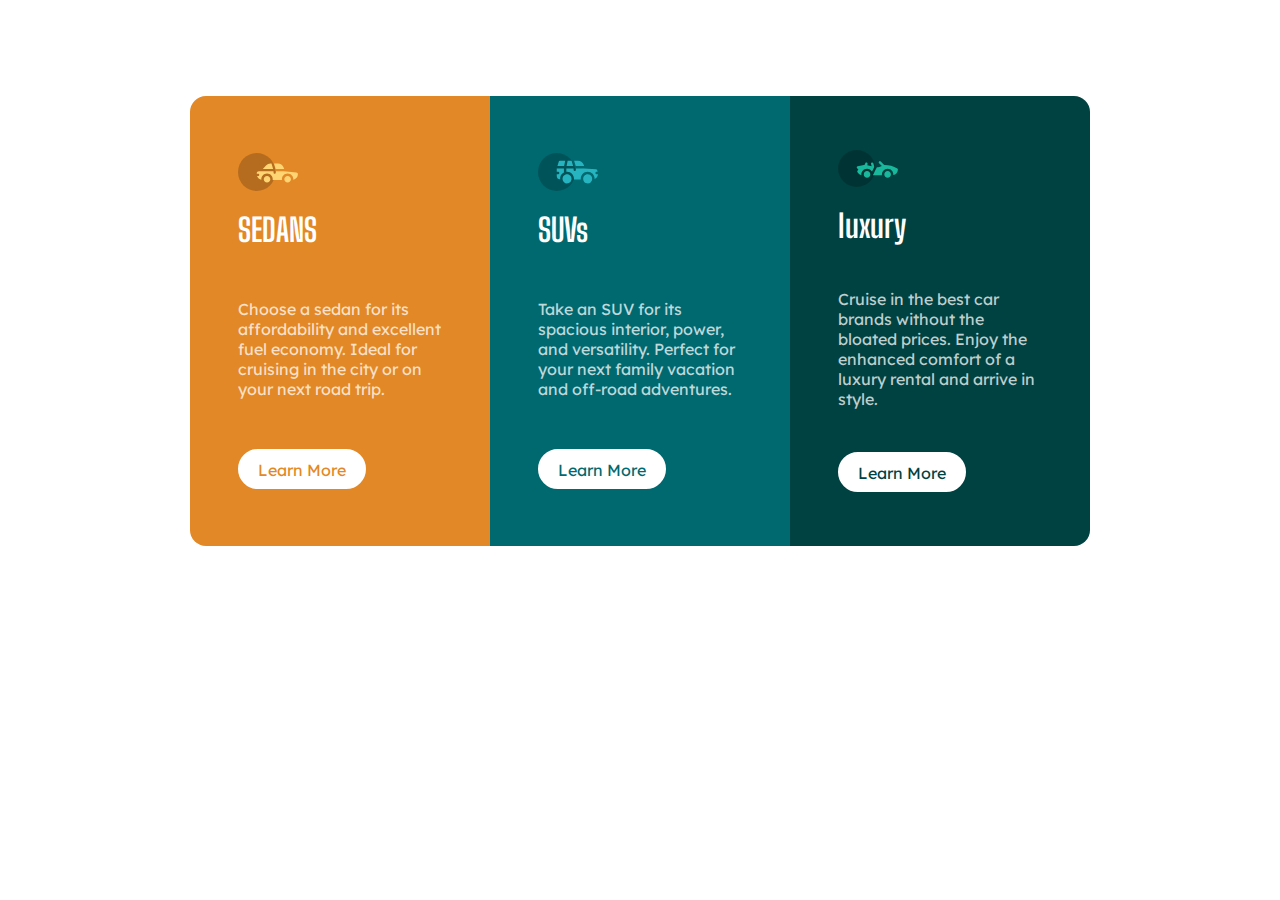
<file: 3-column-preview-card-component-main/index.html>
<!DOCTYPE html>
<html lang="en">
<head>
  <meta charset="UTF-8">
  <meta name="viewport" content="width=device-width, initial-scale=1.0"> <!-- displays site properly based on user's device -->
  <link rel="icon" type="image/png" sizes="32x32" href="./images/favicon-32x32.png">
  <link rel="stylesheet" href="./css/style.css">
  <title>Frontend Mentor | 3-column preview card component</title>
</head>
<body>
  <main class="container">
    <div class="cards">
      <section class="card-1">
        <div class="title">
          <img class="img" src="./images/icon-sedans.svg" alt="">
          <h2>SEDANS</h2>
        </div>
        <span class="text">Choose a sedan for its affordability and excellent fuel economy. Ideal for cruising in the city 
          or on your next road trip.
        </span>
        <div class="button" id="color-1">
          <a href="#">Learn More</a>
        </div>
      </section>
    
      <section class="card-2">
        <div class="title">
          <img class="img" src="./images/icon-suvs.svg" alt="">
          <h2> SUVs</h2>
        </div>
        <span class="text">Take an SUV for its spacious interior, power, and versatility. Perfect for your next family vacation 
          and off-road adventures.
        </span>
        <div class="button" id="color-2">
          <a href="#">Learn More</a>
        </div>
      </section>
    
      <section class="card-3">
        <div class="title">
          <img class="img" src="./images/icon-luxury.svg" alt="">
          <h2> luxury</h2>
        </div>
        <span class="text">Cruise in the best car brands without the bloated prices. Enjoy the enhanced comfort of a luxury 
          rental and arrive in style.
        </span>
        <div class="button" id="color-3">
          <a href="#">Learn More</a>
        </div>
      </section>
    </div>
  </main>
<!--
  <div class="attribution">
    Challenge by <a href="https://www.frontendmentor.io?ref=challenge" target="_blank">Frontend Mentor</a>. 
    Coded by <a href="#">Your Name Here</a>.
  </div>
-->
</body>
</html>
</file>
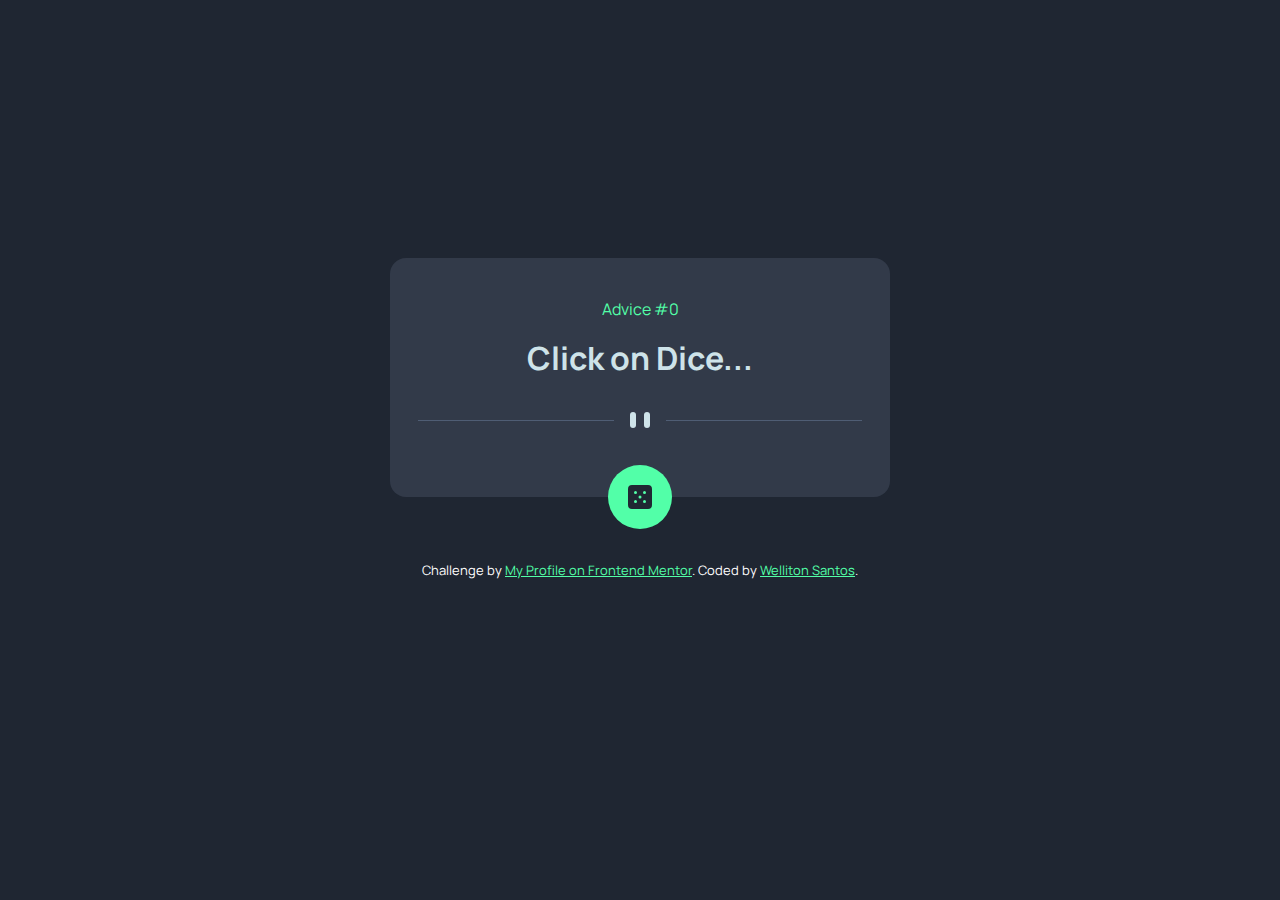
<file: advice-generator-app-main/index.html>
<!DOCTYPE html>
<html lang="en">
  <head>
    <meta charset="UTF-8" />
    <meta name="viewport" content="width=device-width, initial-scale=1.0" />

    <link rel="icon" type="image/png" sizes="32x32" href="./images/favicon-32x32.png"/>
    <link rel="stylesheet" href="./css/style.css" />

    <title>Frontend Mentor | Advice generator app</title>
  </head>
  <body>
    <main class="container">
      <div class="content">
        <p class="advice-number">Advice #0</p>
        <h1 class="advice">Click on Dice...</h1>

        <picture>
          <source media="(min-width: 530px)" srcset="./images/pattern-divider-desktop.svg"/>
          <img src="./images/pattern-divider-mobile.svg" alt="" />
        </picture>

        <div class="dice" onclick="advices()">
          <img src="./images/icon-dice.svg" alt="icon dice" />
        </div>
      </div>
    </main>
    <footer class="attribution">
      Challenge by
      <a href="https://www.frontendmentor.io/profile/Kira-Sann" target="_blank">My Profile on Frontend Mentor</a>. Coded by
      <a href="https://github.com/Kira-Sann" target="_blank">Welliton Santos</a>.
    </footer>

    <script src="main.js"></script>
  </body>
</html>
</file>
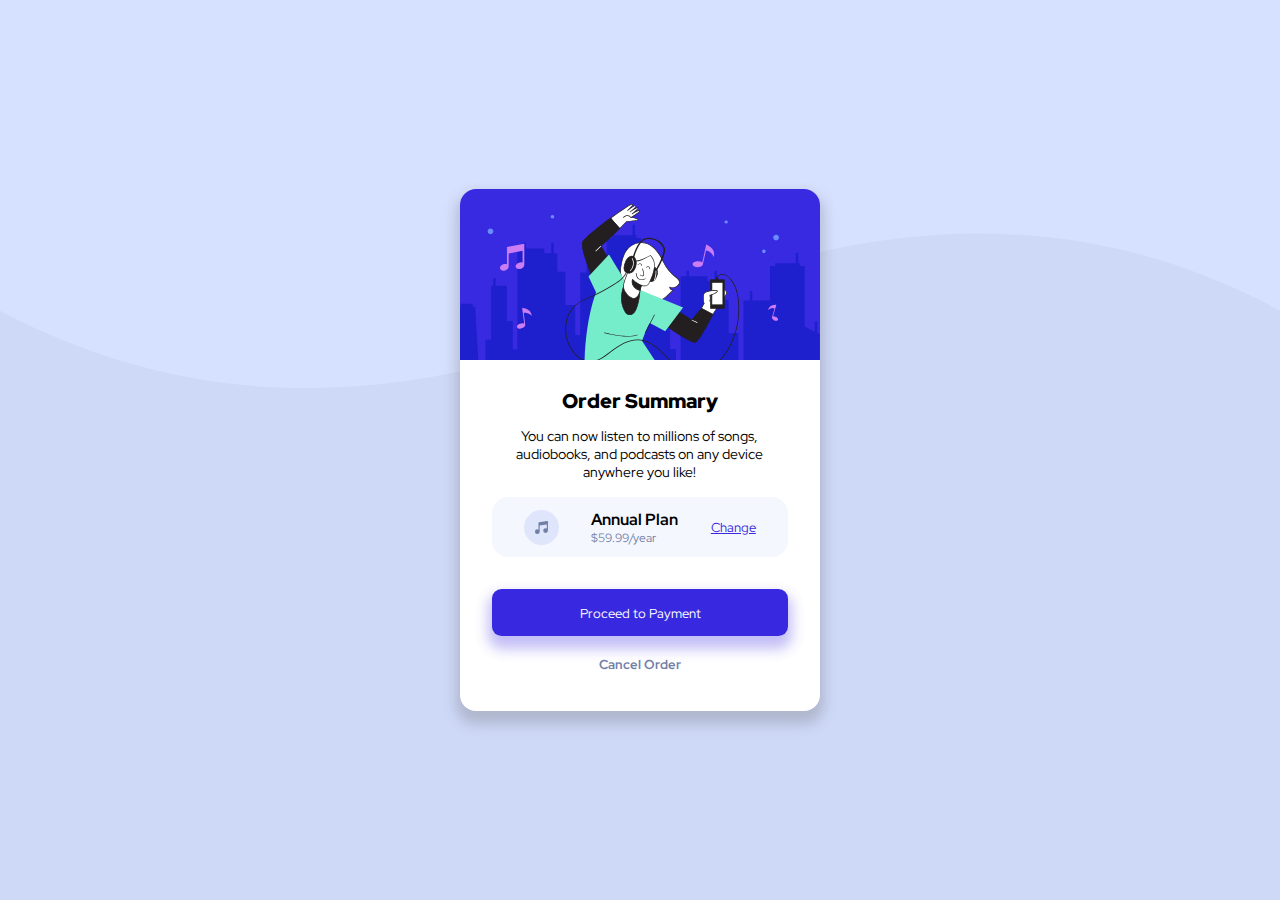
<file: order-summary-component-main/index.html>
<!DOCTYPE html>
<html lang="pt-br">
<head>
  <meta charset="UTF-8">
  <meta name="viewport" content="width=device-width, initial-scale=1.0"> <!-- displays site properly based on user's device -->

  <link rel="icon" type="image/png" sizes="32x32" href="./images/favicon-32x32.png">
  <link rel="stylesheet" href="./css/style.css">
  <title>Frontend Mentor | Order summary card</title>

</head>
<body>

  <main class="container">
    <div class="warpper">
      <picture class="card-img">
        <img src="./images/illustration-hero.svg" alt="">
      </picture>
  
      <section class="card-conponent">
        <div class="card-text">
            <h1 class="card-text-title">
              Order Summary
            </h1>
            <p class="card-text-sub">
              You can now listen to millions of songs, audiobooks, and podcasts on any 
              device anywhere you like!
            </p>
        </div>
  
        <div class="card-price">
          <img src="./images/icon-music.svg" alt="icon-music">
          <div class="card-price-info">
            <h2>Annual Plan</h2>
            <p>$59.99/year</p>
          </div>
          <a href="#">Change</a>
        </div>
  
        <div class="card-btn">
          <button class="card-btn-pay btn">Proceed to Payment</button>
          <button class="card-btn-cancel btn">Cancel Order</button>
        </div>
      </section>
    </div>
  </main>
</body>
</html>
</file>
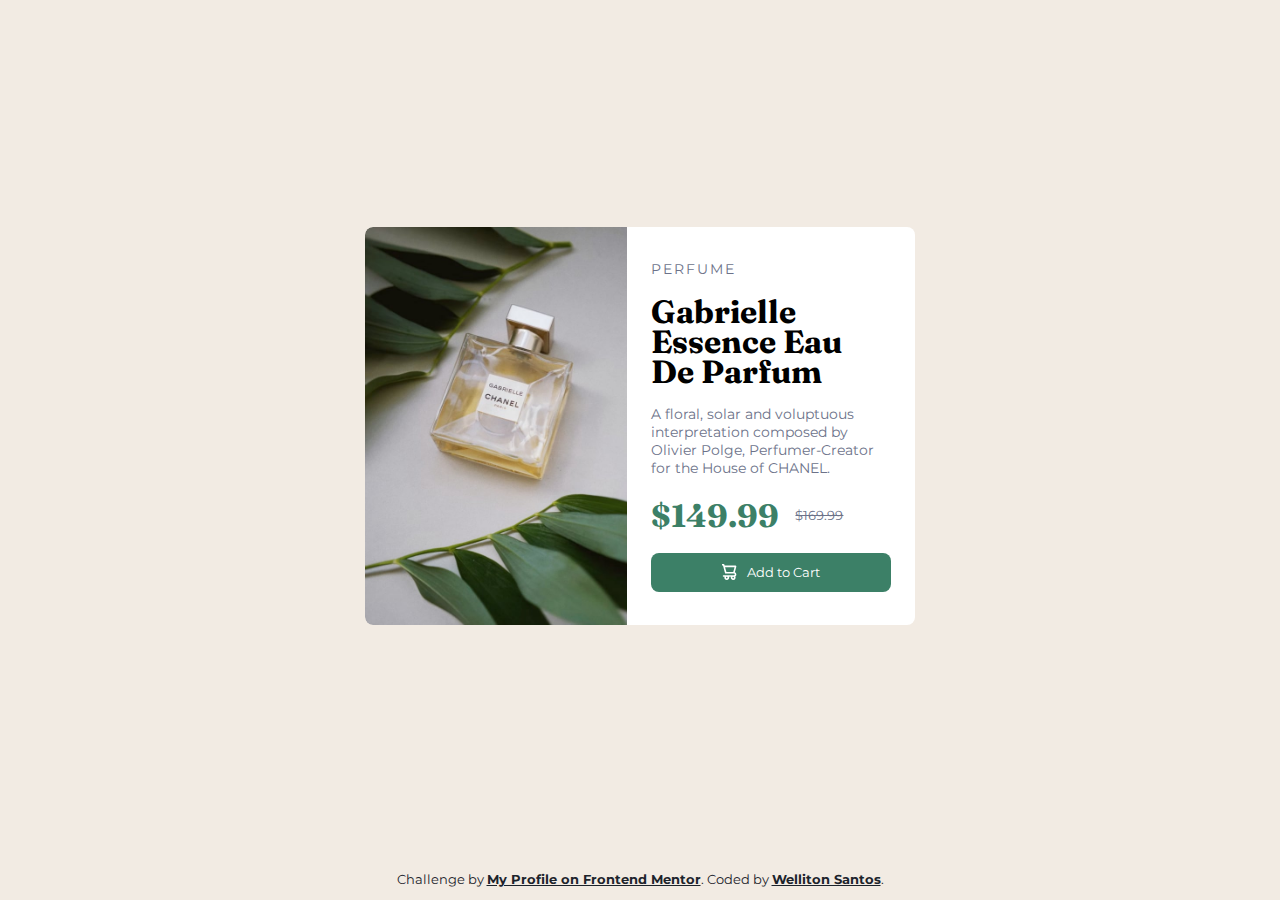
<file: product-preview-card-component-main/index.html>
<!DOCTYPE html>
<html lang="pt-br">
<head>
  <meta charset="UTF-8">
  <meta name="viewport" content="width=device-width, initial-scale=1.0"> <!-- displays site properly based on user's device -->
  <meta name="description" content="Product preview card component challenge made on the platform Frontend Mentor ">

  <link rel="icon" type="image/png" sizes="32x32" href="./images/favicon-32x32.png">
  <link rel="stylesheet" href="./css/style.css">
  <title>Frontend Mentor | Product preview card component</title>

</head>
<body>
  <main class="container">

    <picture class="img-container">
      <source media="(min-width: 570px )" srcset="./images/image-product-desktop.jpg">
      <img src="./images/image-product-mobile.jpg" alt="Product preview">
    </picture>

      <section class="product">
        <p class="product-name">PERFUME</p>
        <h1 class="product-title">Gabrielle Essence Eau De Parfum</h1>
        <p class="product-description">A floral, solar and voluptuous interpretation composed by Olivier Polge, 
          Perfumer-Creator for the House of CHANEL.
        </p>

        <div class="price">
          <h2 class="discoumted-price">$149.99</h2>
          <p class="full-price"><del>$169.99</del></p>
        </div>

        <button class="btn"> <img src="./images/icon-cart.svg" alt="icon cart">Add to Cart</button>
      </section>
    </main>
    <footer class="attribution">
      Challenge by
      <a href="https://www.frontendmentor.io/profile/Kira-Sann" target="_blank">My Profile on Frontend Mentor</a>. Coded by
      <a href="https://github.com/Kira-Sann" target="_blank">Welliton Santos</a>.
    </footer>
</body>
</html>
</file>
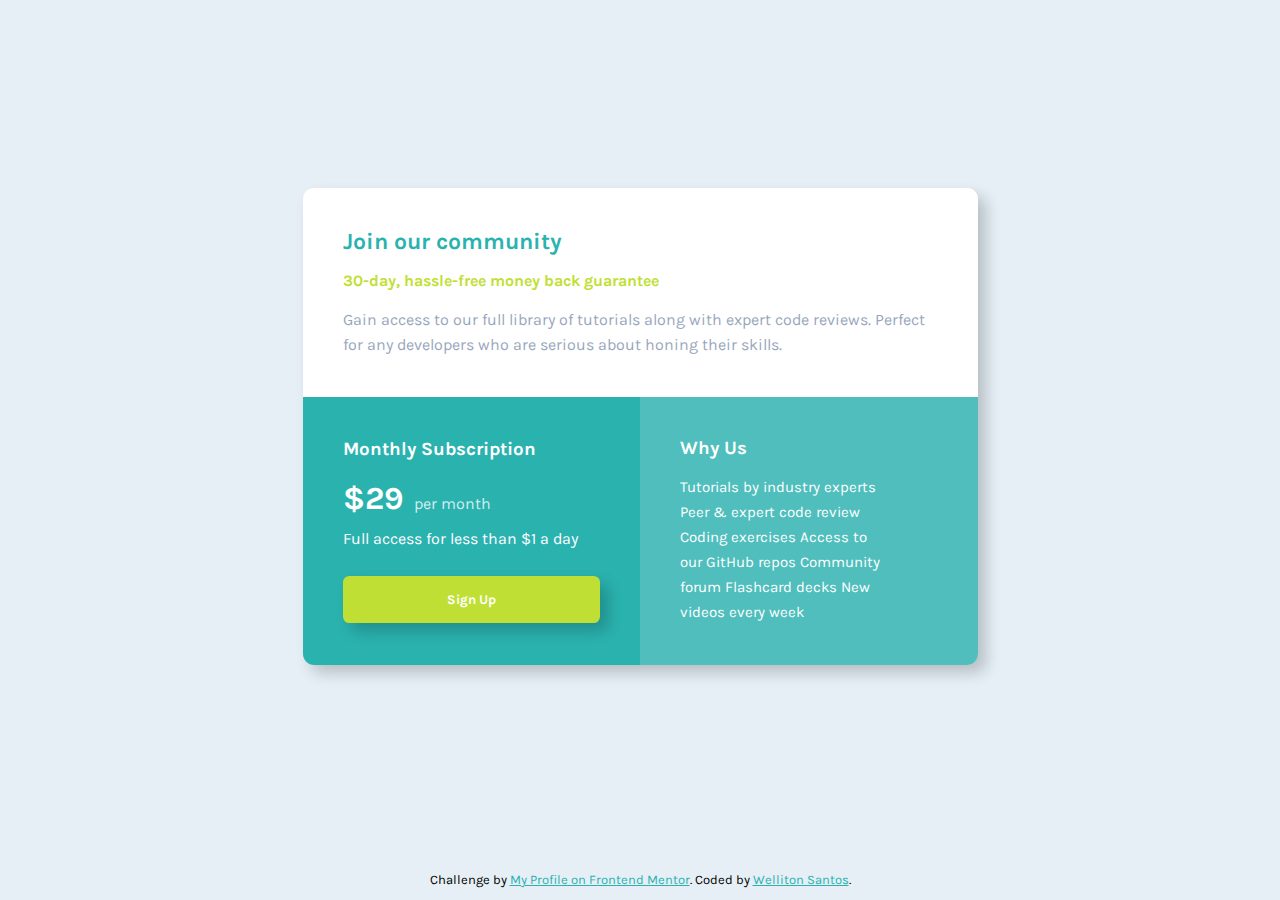
<file: single-price-grid-component-master/index.html>
<!DOCTYPE html>
<html lang="en">
<head>
  <meta charset="UTF-8">
  <meta name="viewport" content="width=device-width, initial-scale=1.0"> <!-- displays site properly based on user's device -->

  <link rel="icon" type="image/png" sizes="32x32" href="./images/favicon-32x32.png">
  <link rel="stylesheet" href="./css/style.css">
  
  <title>Frontend Mentor | Single Price Grid Component</title>

</head>
<body>
  <main class="container">
    <div class="wrapper">
      <section class="section-one">
        <h1 class="title">Join our community</h1>
        <p class="sub-title"> 30-day, hassle-free money back guarantee</p>
        <p class="description">
           Gain access to our full library of tutorials along with expert code reviews. 
          Perfect for any developers who are serious about honing their skills.
        </p>
      </section>
      <section class="section-two">
        <div class="left box">
          <h3 class="left-title">Monthly Subscription</h3>
          <p class="price"><span>&dollar;29</span>per month</p>
          <p>Full access for less than &dollar;1 a day</p>
          <button class="btn" type="button">Sign Up</button>
        </div>
        <div class="right box">
          <h3 class="left-title">Why Us</h3>
          <p>
            Tutorials by industry experts
            Peer &amp; expert code review
            Coding exercises
            Access to our GitHub repos
            Community forum
            Flashcard decks
            New videos every week
          </p>
        </div>
      </section>
    </div>
  </main>
  <footer class="attribution">
    Challenge by
    <a href="https://www.frontendmentor.io/profile/Kira-Sann" target="_blank">My Profile on Frontend Mentor</a>. Coded by
    <a href="https://github.com/Kira-Sann" target="_blank">Welliton Santos</a>.
  </footer>
</body>
</html>
</file>
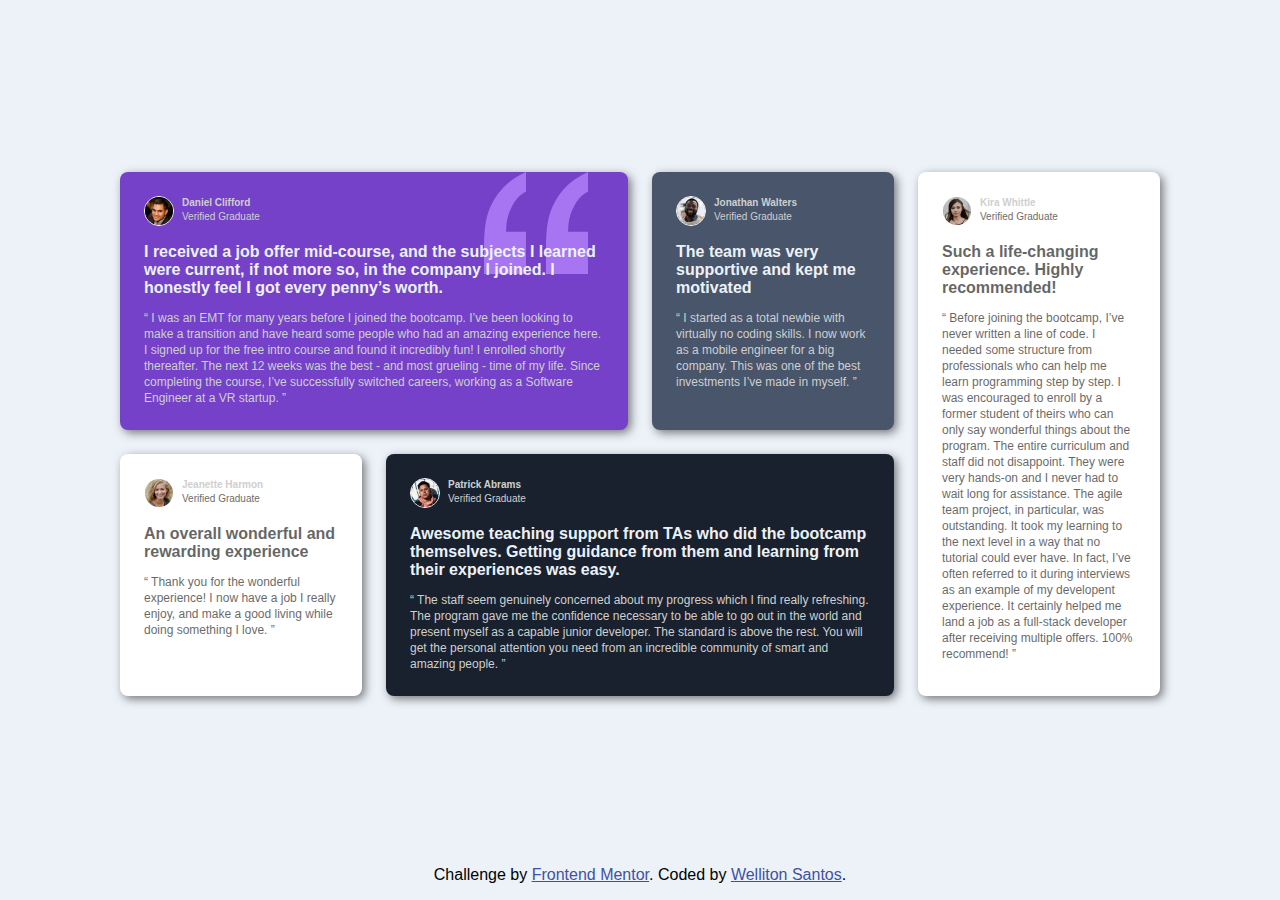
<file: testimonials-grid-section/index.html>
<!DOCTYPE html>
<html lang="en">
<head>
  <meta charset="UTF-8">
  <meta name="viewport" content="width=device-width, initial-scale=1.0">
  <link rel="icon" type="image/png" sizes="32x32" href="./images/favicon-32x32.png">
  <link rel="stylesheet" href="./css/style.css">
  <title>Frontend Mentor | [Challenge Name Here]</title>
</head>
<body>
  <main class="container">

    <article class="testimonials testimonials-1">
      <div class="user">
        <div class="user-img">
          <img src="./images/image-daniel.jpg" alt="">
        </div>
        <div class="user-info">
          <p class="name">Daniel Clifford</p>
          <p>Verified Graduate</p>
        </div>
      </div>
      <div class="content">
        <h2 class="title">I received a job offer mid-course, and the subjects I learned were current, if not more so, 
          in the company I joined. I honestly feel I got every penny’s worth.</h2>
          <p class="sub">
            “ I was an EMT for many years before I joined the bootcamp. I’ve been looking to make a 
            transition and have heard some people who had an amazing experience here. I signed up 
            for the free intro course and found it incredibly fun! I enrolled shortly thereafter. 
            The next 12 weeks was the best - and most grueling - time of my life. Since completing 
            the course, I’ve successfully switched careers, working as a Software Engineer at a VR startup. ”          
          </p>
      </div>
    </article>

    <article class="testimonials testimonials-2">
      <div class="user">
        <div class="user-img">
          <img src="./images/image-jonathan.jpg" alt="">
        </div>
        <div class="user-info">
          <p class="name">Jonathan Walters</p>
          <p>Verified Graduate</p>
        </div>
      </div>
      <div class="content">
        <h2 class="title">
          The team was very supportive and kept me motivated
        </h2>
        <p class="sub">
          “ I started as a total newbie with virtually no coding skills. I now work as a mobile engineer 
          for a big company. This was one of the best investments I’ve made in myself. ”        
        </p>
      </div>
    </article>

    <article class="testimonials testimonials-3">
      <div class="user">
        <div class="user-img">
          <img src="./images/image-jeanette.jpg" alt="">
        </div>
        <div class="user-info">
          <p class="name">Jeanette Harmon</p>
          <p><span>Verified Graduate</span></p>
        </div>
      </div>
      <div class="content">
        <h2 class="title">
        <span>An overall wonderful and rewarding experience</span>
        </h2>
        <p class="sub"><span>
          “ Thank you for the wonderful experience! I now have a job I really enjoy, and make a good living 
          while doing something I love. ”</span>
        </p>
      </div>
    </article>

    <article class="testimonials testimonials-4">
      <div class="user">
        <div class="user-img">
          <img src="./images/image-patrick.jpg" alt="">
        </div>
        <div class="user-info">
          <p class="name">Patrick Abrams</p>
          <p>Verified Graduate</p>
        </div>
      </div>
      <div class="content">
        <h2 class="title">
          Awesome teaching support from TAs who did the bootcamp themselves. Getting guidance from them and 
          learning from their experiences was easy.
        </h2>
        <p class="sub">
          “ The staff seem genuinely concerned about my progress which I find really refreshing. The program 
          gave me the confidence necessary to be able to go out in the world and present myself as a capable 
          junior developer. The standard is above the rest. You will get the personal attention you need from 
          an incredible community of smart and amazing people. ”        
        </p>
      </div>
    </article>

    <article class="testimonials testimonials-5">
      <div class="user">
        <div class="user-img">
          <img src="./images/image-kira.jpg" alt="">
        </div>
        <div class="user-info">
          <p class="name">Kira Whittle</p>
          <p><span>Verified Graduate</span></p>
        </div>
      </div>
      <div class="content">
        <h2 class="title">
        <span>Such a life-changing experience. Highly recommended!</span>
        </h2>
        <p class="sub"><span>
          “ Before joining the bootcamp, I’ve never written a line of code. I needed some structure from 
          professionals who can help me learn programming step by step. I was encouraged to enroll by a former 
          student of theirs who can only say wonderful things about the program. The entire curriculum and staff 
          did not disappoint. They were very hands-on and I never had to wait long for assistance. The agile team 
          project, in particular, was outstanding. It took my learning to the next level in a way that no tutorial 
          could ever have. In fact, I’ve often referred to it during interviews as an example of my developent 
          experience. It certainly helped me land a job as a full-stack developer after receiving multiple offers. 
          100% recommend! ”</span>
        </p>
      </div>
    </article>
    
    <div class="attribution">
      Challenge by <a href="https://www.frontendmentor.io/profile/Kira-Sann" target="_blank">Frontend Mentor</a>. 
      Coded by <a href="https://github.com/Kira-Sann" target="_blank">Welliton Santos</a>.
    </div>
  </main>
  
</body>
</html>
</file>
<file: 3-column-preview-card-component-main/css/style.css>
@import url('https://fonts.googleapis.com/css2?family=Big+Shoulders+Display:wght@700&family=Lexend+Deca&display=swap');
*{
    padding: 0;
    margin: 0;
    box-sizing: border-box;
    font-family: 'Big Shoulders Display', sans-serif;
    font-family: 'Lexend Deca', sans-serif;
}

.container{
    margin-top: 5rem;
    padding: 1rem;
    display: grid;
    grid-template-columns: repeat(auto-fit, minmax(10rem, 1fr));
}

.cards{
    margin: 0 auto;
    display: flex;
    flex-wrap: wrap;
}

.card-1,
.card-2,
.card-3{
    max-width: 620px;
    width: 300px;
    height: 450px;
    padding: 3rem;
    display: flex;
    flex-direction: column;
    justify-content: space-around;
}

.card-1{
    background-color: hsl(31, 77%, 52%);
    border-radius: 1rem 0 0 1rem;
}

.card-2{
    background-color: hsl(184, 100%, 22%);
}

.card-3{
    background-color: hsl(179, 100%, 13%);
    border-radius: 0 1rem 1rem 0;
}

.title img{
    width: 60px;
    padding-bottom: 1rem;
}

.title h2{
    font-family: 'Big Shoulders Display', sans-serif;
    color: white;
    font-size: 2rem;
}

.text{
    color: hsla(0, 0%, 100%, 0.75);
    margin: 2rem 0;
    width: 100%;
    text-align: start;
}

.button{
    background-color: white;
    border-radius: 50px;
    width: 8rem;
    height: 2.5rem;
    text-align: center;
    border: solid white;
    transition: 0.3s;
}

.button:hover{
    background-color: rgba(255, 255, 255, 0);
    color: white;
}

.button a{
    display: flex;
    justify-content: center;
    margin-top: 0.5rem ;
    text-decoration: none;   
    color: black
}

#color-1 a{
    color: hsl(31, 77%, 52%);
}

#color-2 a{
    color: hsl(184, 100%, 22%);
}

#color-3 a{
    color: hsl(179, 100%, 13%);
}

#color-1:hover a,
#color-2:hover a,
#color-3:hover a{
    color: white;
}

@media screen and (min-width: 600px) and (max-width: 932px) {
     .card-1, .card-2, .card-3{
        width: 50%;
        height: 600px;
    }

    .container{
        margin: 0;
    }

    .card-2{
        border-radius: 0 1rem 1rem 0;
    }

    .card-1{
        border-radius: 1rem 0 0 0;
    }

    .card-3{
        border-radius:0 0 1rem 1rem;
    }
    
    .title h2{
        font-size: 2.9rem;
    }
    
    .title > img{
        width: 108x;
    }

    .text{
        font-size: 1.6rem;
    }

    .button{
        width: 10rem;
    }
}

@media screen and (max-width: 600px) {
    .cads{
        flex-direction: column;
    }

    .container{
        margin: 0;
    }

    .card-1, .card-2, .card-3{
        width: 100%;
        height: 650px;
    }

    .card-1{
        border-radius: 1rem 1rem 0 0;
    }

    .card-3{
        border-radius: 0 0 1rem 1rem;
    }

    .title img{
        width: 100px;
    }
    
    .title h2{
        font-size: 2.5rem;
    }
    
    .text{
        font-size: 1.5rem;
    }
    
    .button{
        width: 12rem;
        height: 3.5rem;
    }

    .button a{
        margin-top: 0.9rem;
        font-size: 1.23rem;
    }
}
</file>
<file: advice-generator-app-main/css/style.css>
@import url('https://fonts.googleapis.com/css2?family=Manrope:wght@800&display=swap');
*{
    margin: 0;
    padding: 0;
    box-sizing: border-box;
    font-family: 'Manrope', sans-serif;
}

body{
    display: flex;
    align-items: center;
    justify-content: center;
    flex-direction: column;

    min-height: 100vh;
    margin-inline: auto;
    background-color: hsl(218, 23%, 16%);
}

.container{
    max-width: 500px;
    width: 95%;
    background-color: hsl(217, 19%, 24%);
    padding: 1.5rem;
    border-radius: 1rem;
}

.content{
    justify-content: center;
    display: flex;
    flex-direction: column;
    align-items: center;
}

picture > img{
    margin: 2rem 0;
    width: 100%;
}

.advice-number{
    text-align: center;
    margin: 1rem 0;
    color: hsl(150, 100%, 66%);
}

.advice{
    color: hsl(193, 38%, 86%);
    text-align: center;
}

.dice{
    display: flex;
    justify-content: center;
    align-items: center;
    width: 32px;
    height: 32px;
    margin-bottom: -3.5rem;
    padding: 2rem;
    background-color:  hsl(150, 100%, 66%);
    border-radius: 50%;
    transition: 0.3s;
    cursor: pointer;
}

.dice:hover{
    box-shadow: 0px 0px 10px 5px hsla(150, 100%, 66%, 0.6);}

.attribution {
    font-size: 13px;
    text-align: center;
    margin: 4rem 0; 
    color: #fff;
}

.attribution > a {
    color: hsl(150, 100%, 66%);
    transition: 0.3s;
}

.attribution > a:hover{
    opacity: 0.8;
}
</file>
<file: order-summary-component-main/css/style.css>
@import url('https://fonts.googleapis.com/css2?family=Red+Hat+Display:wght@400;700;900&display=swap');
*{
    margin: 0;
    padding: 0;
    box-sizing: border-box;
    font-family: 'Red Hat Display', sans-serif;
}

body{
    min-height: 100vh;
    display: flex;
    justify-content: center;
    align-items: center;

    padding-block: 1rem;
    background: hsl(225, 74%, 89%) url(../images/pattern-background-desktop.svg) top/contain no-repeat;
}

.container{
    max-width: 360px;
    width: 95%;
    border-radius: 1rem;
    background-color: #ffff;
    box-shadow: 0px 9px 13px 4px rgba(105, 106, 108, 0.3);
}

.warpper{
    
    display: flex;
    flex-direction: column;
}

.card-img{
    height: 171px;
}

.card-img > img{
    width:100%;
    height: 100%;
    border-radius: 1rem 1rem 0 0;
}

.card-conponent{
    padding: 1rem 2rem 0.5rem 2rem;
}

.card-text{
    width: 90%;
    margin: 0 auto;
}

.card-text-title{
    text-align: center;
    margin: 0.8rem;
    font-size: 20px;
    font-weight: 900;
}

.card-text-sub{
    text-align: center;
    font-size: 14px;
}

.card-price{
    height: 60px;
    background-color: hsl(225, 100%, 98%);
    border-radius: 1rem;
    padding: 1rem;
    display: flex;
    justify-content: space-around;
    align-items: center;
    margin: 1rem 0 ;
}

.card-price > a{
    color: hsl(245, 75%, 52%);
    transition: 0.3s;
    font-size: 13px;
}

.card-price-info{
    display: flex;
    flex-direction: column;
}

.card-price-info > h2{
    font-size: 16px;
}

.card-price-info > p{
    color: hsl(224, 23%, 55%);
    font-size: 12px;
}

.card-price > img {
    width: 35px;
}

.card-btn{
    margin: 1rem 0;
    display: flex;
    flex-direction: column;
}

.btn{
    padding: 0.9rem;
    border: none;
    border-radius: 0.6rem;
    cursor: pointer;
}

.card-btn-pay{
    background-color: hsl(245, 75%, 52%);
    box-shadow: 0px 9px 13px 4px rgba(56, 41, 224, 0.3);
    color: #ffff;
    transition: 0.3s;
    margin-top: 1rem;
}

.card-btn-cancel{
    background-color: rgba(255, 255, 255, 0);   
    color: hsl(224, 23%, 55%);
    font-weight: bold;
    transition: 0.3s;
    margin-top: 0.3rem;
}

.card-btn-pay:hover,
.card-price > a:hover{
    opacity: 0.8;
}

.card-btn-pay:active,
.card-price > a:active{
    opacity: 0.7;
}

.card-btn-cancel:hover{
    color: #000;
    font-weight: 900;
}
</file>
<file: product-preview-card-component-main/css/style.css>
@import url('https://fonts.googleapis.com/css2?family=Fraunces:wght@700&family=Montserrat:wght@500;700&display=swap');
*{
    margin: 0;
    padding: 0;
    box-sizing: border-box;
    font-family: 'Montserrat', sans-serif;
}

:root{
    --Dark-cyan: hsl(158, 36%, 37%);
    --Cream: hsl(30, 38%, 92%);
    --Very-dark-blue: hsl(212, 21%, 14%);
    --Dark-grayish-blue: hsl(228, 12%, 48%);
    --White: hsl(0, 0%, 100%);
}

body{
    position: relative;
    display: flex;
    flex-direction: column;
    justify-content: center;
    align-items: center;
    
    padding-block: 1rem;
    min-height: 100vh;
    background-color: var(--Cream);
}

.container{
    display: flex;
    
    margin: 0 auto;
    margin-bottom: 3rem;
    max-width: 550px;
    width: 95%;
}

.img-container{
    width: 100%;
    overflow: hidden;
    border-radius: 0.5rem 0 0 0.5rem;

}

.img-container > img{
    width: 100%;
    height: 100%;
    border-radius: 0.5rem 0 0 0.5rem;
    transition: 0.3s;
}

.img-container > img:hover{
    transform: scale(1.2);
}

.product{
    background-color: var(--White);
    color: var(--Dark-grayish-blue);
    padding: 1.5rem;
    display: flex;
    width: 100%;
    border-radius: 0 0.5rem 0.5rem 0;
    justify-content: space-around;
    flex-direction: column;
}

.product-name{
    font-size: 14px;
    letter-spacing: 2px;
}

.product-title{
    font-family: 'Fraunces', serif;
    font-size: 32px;
    font-weight: 700;
    color: #000;
    line-height: 30px;
}

.product-description{
    font-size: 14px;
}

.price{
    display: flex;
    align-items: center;
}

.discoumted-price{
    font-family: 'Fraunces', serif;
    font-size: 32px;
    color: var(--Dark-cyan);
    margin-right: 1rem;
}

.full-price{
    font-size: 13px;
}

.btn{
    padding: 0.7rem;
    border-radius: 0.5rem;
    border: none;
    background-color: var(--Dark-cyan);
    color: var(--White);
    display: flex;
    align-items: center;
    justify-content: center;
    cursor: pointer;
    transition: 0.3s;
}

.btn:hover{
    background-color: var(--Very-dark-blue);
}

.btn > img{
    margin-right: 10px;
}

.attribution {
    position: absolute;
    bottom: 1em;
    font-size: 13px;
    text-align: center;
    color: var(--Very-dark-blue);
}

.attribution > a {
    color: var(--Very-dark-blue);
    transition: 0.3s;
    font-weight: bold;
}

.attribution > a:hover{
    opacity: 0.8;
}

@media screen and (max-width: 570px ){
    .container{
        flex-direction: column;
    }

    .product{
        border-radius: 0 0 0.5rem 0.5rem;
    }

    .product-title{
        margin: 1rem 0 ;
        font-size: 25px;
    }

    .img-container{
        height: 282px;
        border-radius: 0;

    }

    .img-container > img{
        height: 100%;
        border-radius: 0.5rem 0.5rem 0 0;
    }

    .img-container > img:hover{
        transform: scale(1);
    }

    .product-description{
        margin-bottom: 1rem;
        font-size: 12px;
        line-height: 20px;
    }
    
    .discoumted-price{
        font-size: 25px;
        margin-bottom: 1rem;
    }

}
</file>
<file: single-price-grid-component-master/css/style.css>
@import url('https://fonts.googleapis.com/css2?family=Karla:wght@400;700&display=swap');
*{
   margin: 0;
   padding: 0;
   box-sizing: border-box;
   font-family: 'Karla', sans-serif;
}

body{
   position: relative;
   display: flex;
   align-items: center;
   justify-content: center;
   flex-direction: column;

   min-height: 100vh;
   padding-block: 1.5rem;
   margin-inline: auto;
   background-color: hsl(204, 43%, 93%);
}

.container{
   margin-bottom: 3rem;
   max-width: 675px;
   border-radius: 0.7rem;
   width: 90%;
   box-shadow: 8px 8px 15px rgba(0, 0, 0, 0.2);
}

.section-one{
   border-radius: 0.7rem 0.7rem 0 0;
   background-color: #fff;
   padding: 2.5rem;
}

.title{
   margin-bottom: 1rem;
   font-size: 23px;
   color: hsl(179, 62%, 43%);
}

.sub-title{
   color: hsl(71, 73%, 54%);
   font-weight: 700;
   line-height: 20px;
   margin-bottom: 1rem;
}

.description{
   line-height: 25px;
   color: hsl(218, 22%, 67%);
}

.section-two{
   display: flex;
   flex-wrap: wrap;
   flex-direction: row;
}

.right{
   background-color: hsla(179, 62%, 43%, 0.8);
   color: #fff;
   width: 50%;
   border-radius: 0 0 0.7rem 0;
   padding: 2.5rem;
}

.right > p{
   line-height: 25px;
   font-size: 15px;
   width: 80%;
}

.left{
   display: flex;
   border-radius: 0 0 0 0.7rem;
   flex-direction: column;
   justify-content: space-around;
   color: #fff;

   background-color: hsl(179, 62%, 43%);
   width: 50%;
   padding: 2.5rem;
}

.left-title{
   margin-bottom: 1rem;
}

.price{
   color: rgba(255, 255, 255, 0.8);
   margin-bottom: 0.5rem;
}

.price > span{
   font-size: 32px;
   font-weight: 700;
   margin-right: 10px;
   color: rgb(255, 255, 255);


}

.btn{
   margin-top: 1.5rem;
   padding: 1rem 0.8rem;
   border-radius: 0.4rem;
   border: none;
   background-color: hsl(71, 73%, 54%);
   color: #fff;
   font-weight: 700;
   transition: 0.3s;
   cursor: pointer;
   box-shadow: 8px 8px 15px rgba(0, 0, 0, 0.2);

}

.btn:hover{
   opacity: 0.8;
}

.box{
   flex: 1 1 220px;
}

.attribution {
   position: absolute;
   bottom: 1em;
   font-size: 13px;
   text-align: center;
}
.attribution > a {
   color: hsl(179, 62%, 43%);
}

.attribution > a:hover{
   opacity: 0.8;
}
</file>
<file: testimonials-grid-section/css/style.css>
@import url('https://fonts.googleapis.com/css2?family= Barlow +Semi+Condensed:wght@500;600;700 & display=swap');
*{
    margin: 0;
    padding: 0;
    box-sizing: border-box;
    font-family: 'Barlow Semi Condensed', sans-serif;
}

body{
    position: relative;
    display: flex;
    justify-content: center;
    align-items: center;
    min-height: 100vh;
    background-color: hsl(210, 46%, 95%);
}

.container{
    display: grid;
    place-items: center;
    grid-template-columns: repeat(4, minmax(200px, 1fr));
    gap: 1.5rem;

    padding-block: 2rem;
    width: min(95%, 65rem);
    margin-inline: auto;
    margin-bottom: 2rem;
}

.testimonials{
    box-shadow: 3px 3px 10px rgba(0, 0, 0, 0.5);
    height: 100%;
    border-radius: 0.5rem;
    padding: 1.5rem;
}

.testimonials-1{
    background-image: url(../images/bg-pattern-quotation.svg);
    background-repeat: no-repeat;
    background-position: right 10% top;
    background-color: hsl(263, 55%, 52%);
    grid-column: 1/3;
}

.testimonials-2{
    background-color: hsl(217, 19%, 35%);
}

.testimonials-3{
    background-color: hsl(0, 0%, 100%);
}

.testimonials-4{
    background-color: hsl(219, 29%, 14%);
    grid-column: 2/4;
}

.testimonials-5{
    background-color: hsl(0, 0%, 100%);
    grid-column: 4/5;
    grid-row: 1/3;
}

.user{
    display: flex; 
}

.user-img > img{
    margin-right: 0.5rem;
    width: 30px;
    border-radius: 50%;
    border: solid 1px #fff;
}

.user-info > p{
    font-size: 10px;
    color: hsl(0, 0%, 81%);
    line-height: 14px;
}

.title{
    color: hsl(210, 46%, 95%);
    font-size: 16px;
    margin: 0.8rem 0;
}

.name{
    font-weight: 800;
}

span{
    color: #000;
    opacity: 60%;
}

.sub{
    color: hsl(0, 0%, 81%);
    font-size: 12px;
    line-height: 16px;
}

.attribution {
    position: absolute;
    font-size: 16px;
    bottom: 1rem;
    text-align: center;
}
.attribution > a {
    color: hsl(228, 45%, 44%); 
}

@media screen and (min-width: 660px) and (max-width: 900px) {
    .container{
        grid-template-columns: repeat(3, minmax(200px, 1fr));
    }

    .testimonials-3{
        grid-row: 2/3;
        grid-column: 1/2;
    }

    .testimonials-5{
        grid-row: 3/4;
        grid-column: 1/4;
    }

}

@media screen and (min-width: 480px) and (max-width: 660px) {
    .container{
        grid-template-columns: repeat(2, minmax(200px, 1fr));
    }
    
    .testimonials-1{
        grid-column: 1/3;
    }

    .testimonials-2{
        grid-column: 1/2;
    }

    .testimonials-4{
        grid-row: 3/4;
        grid-column: 1/3;
    }

    .testimonials-5{
        grid-row: 4/5;
        grid-column: 1/3;
    }

    .title{
        font-size: 25px;
    }

    .sub{
        font-size: 18px;
        line-height: 20px;
    }
}

@media screen and (max-width: 480px) {
    .container{
        grid-template-columns: 1fr;
    }

    .testimonials-1{
        grid-column: 1/2;
    }
    
    .testimonials-2{
        grid-row: 2/3;
    }
    
    .testimonials-3{
        grid-row: 3/4;
    }
    
    .testimonials-4{
        grid-row: 4/5;
        grid-column: 1/2;
    }
    
    .testimonials-5{
        grid-row: 5/6;
        grid-column: 1/2;
    }
    
    .title{
        font-size: 30px;
    }

    .sub{
        font-size: 20px;
        line-height: 24px;
    }
}
</file>
